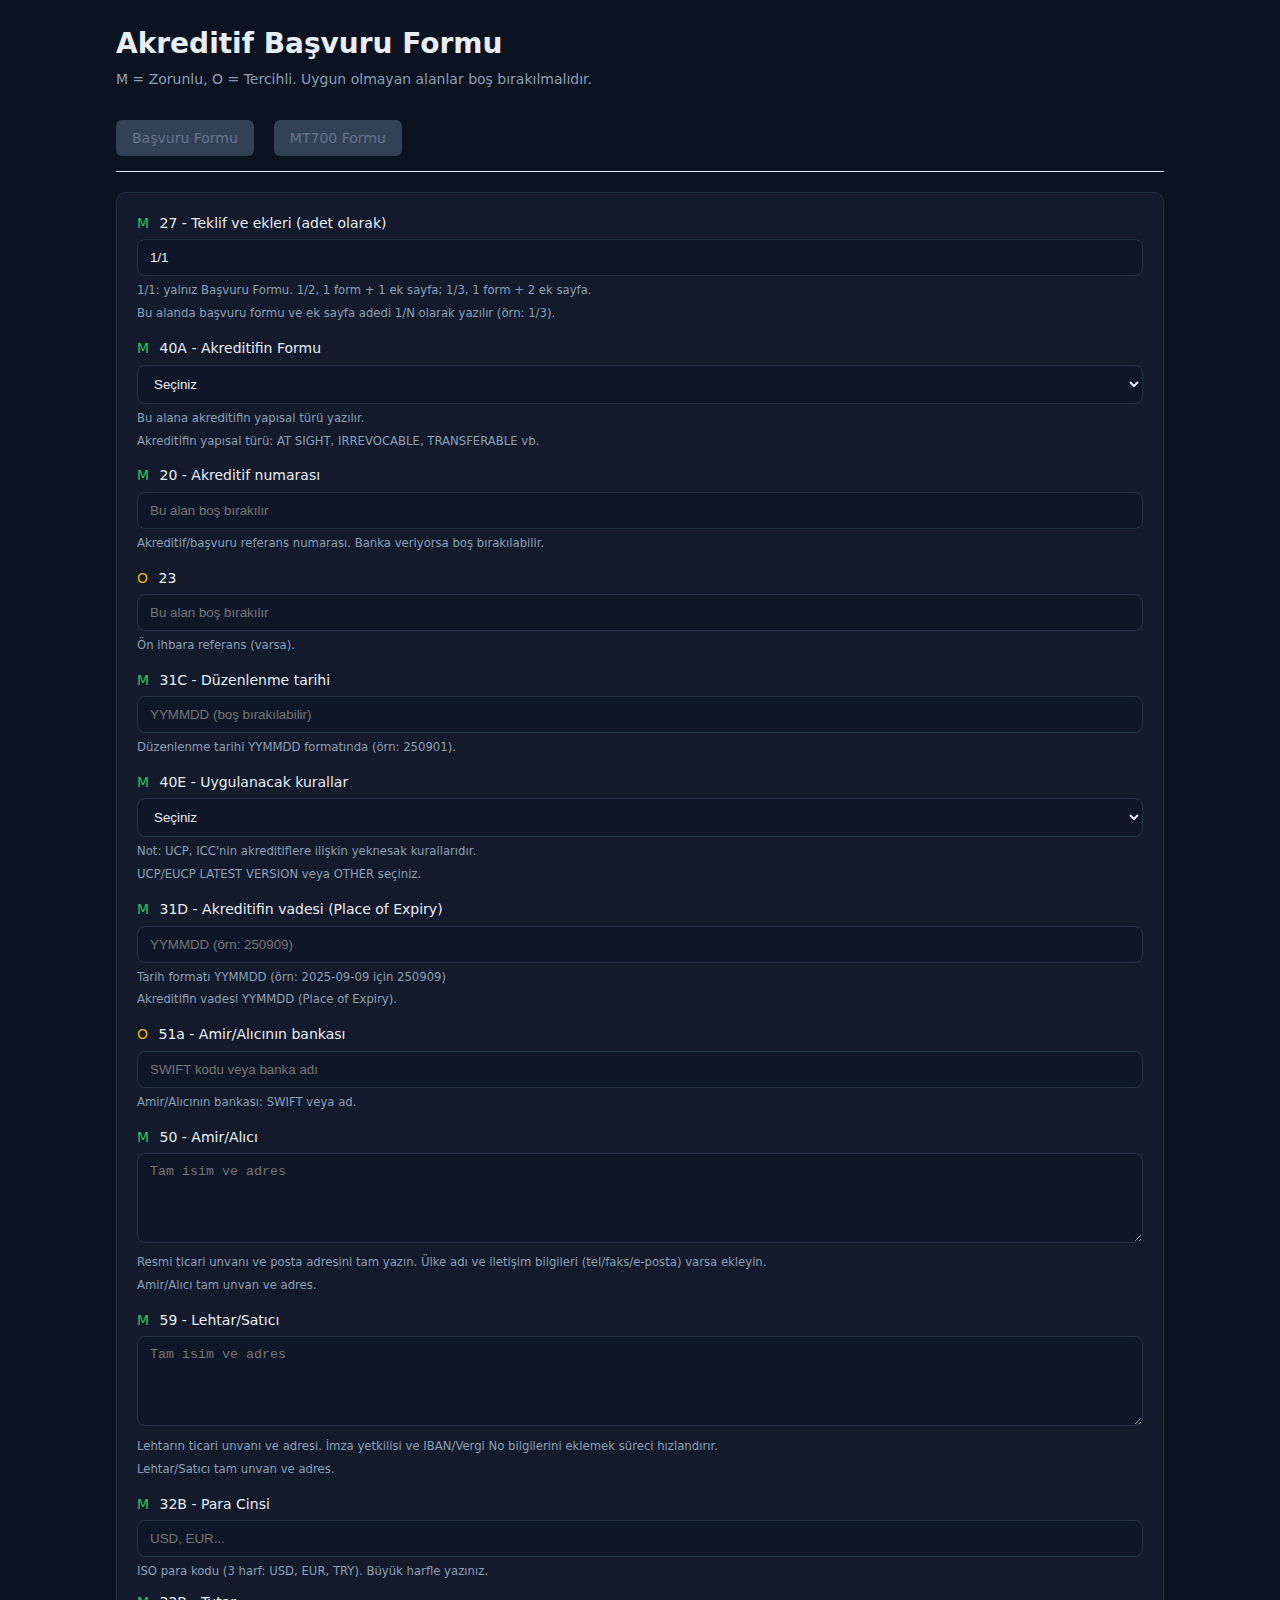
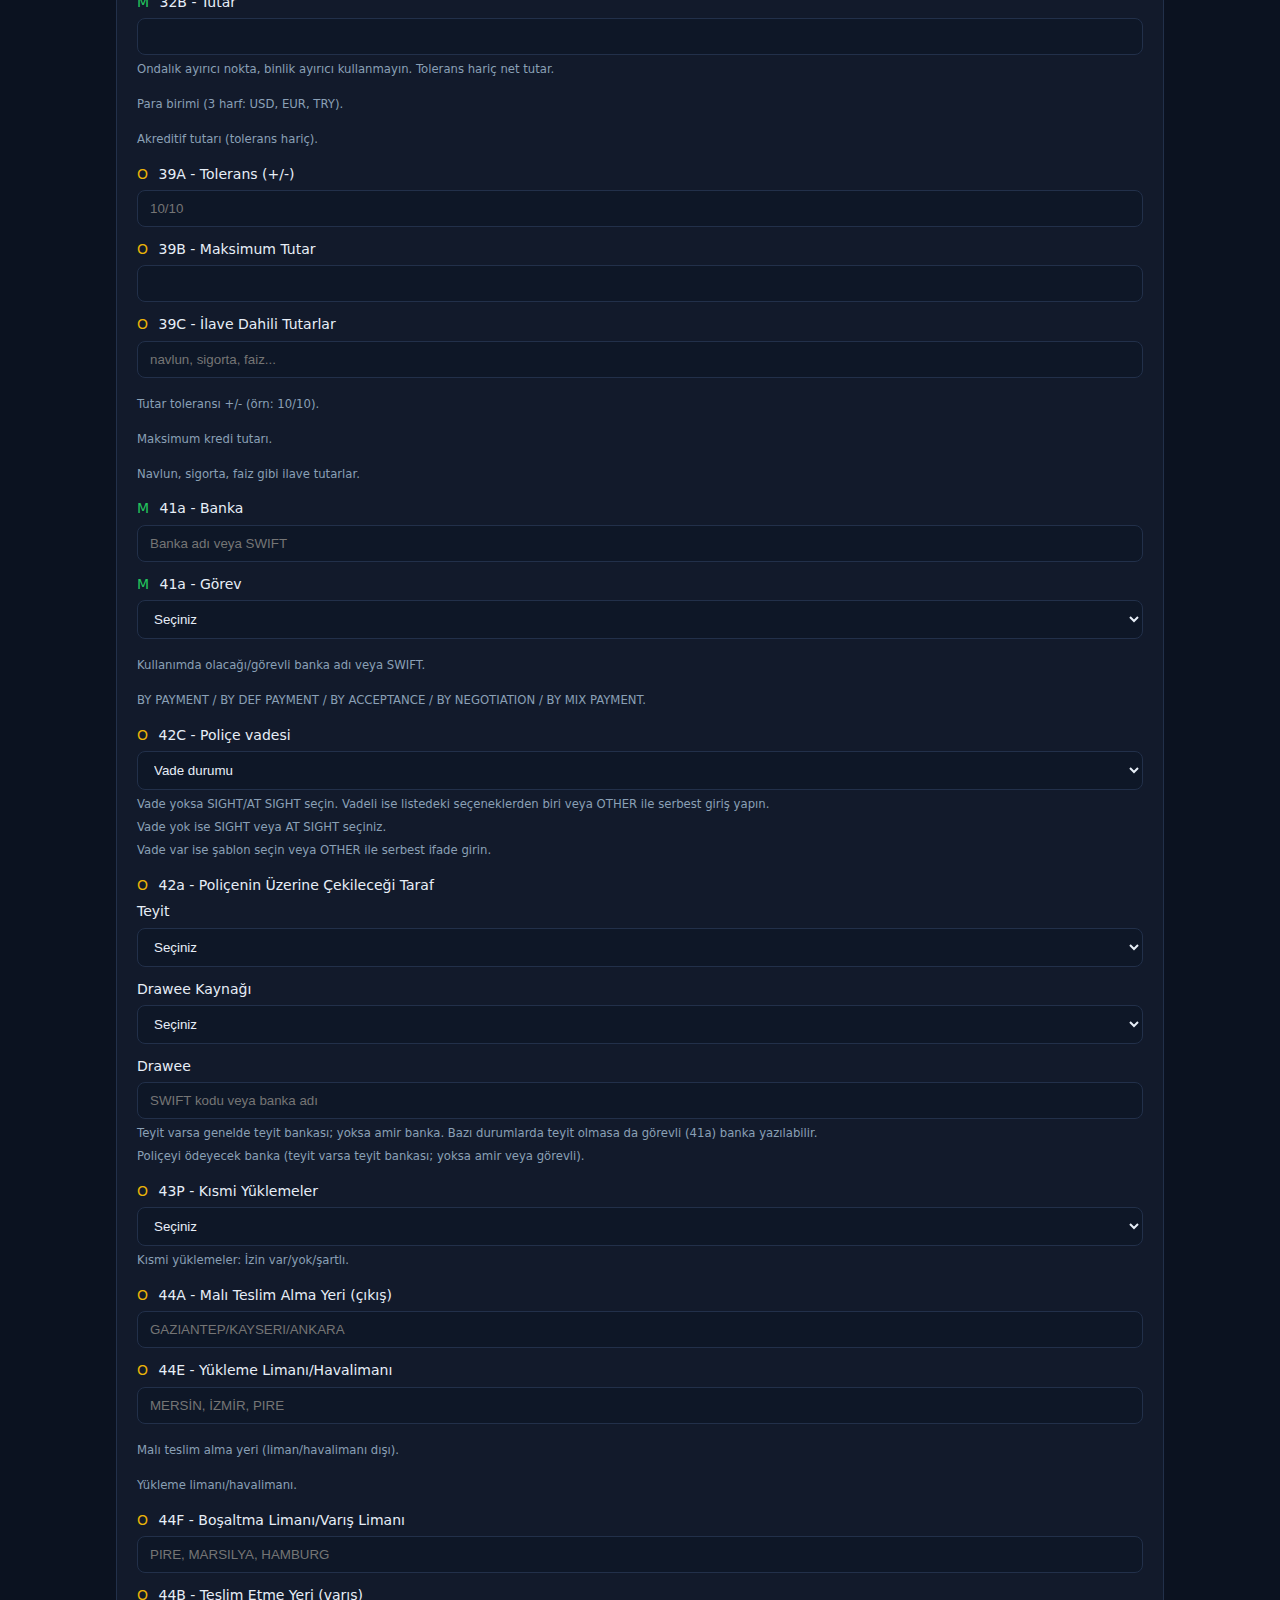
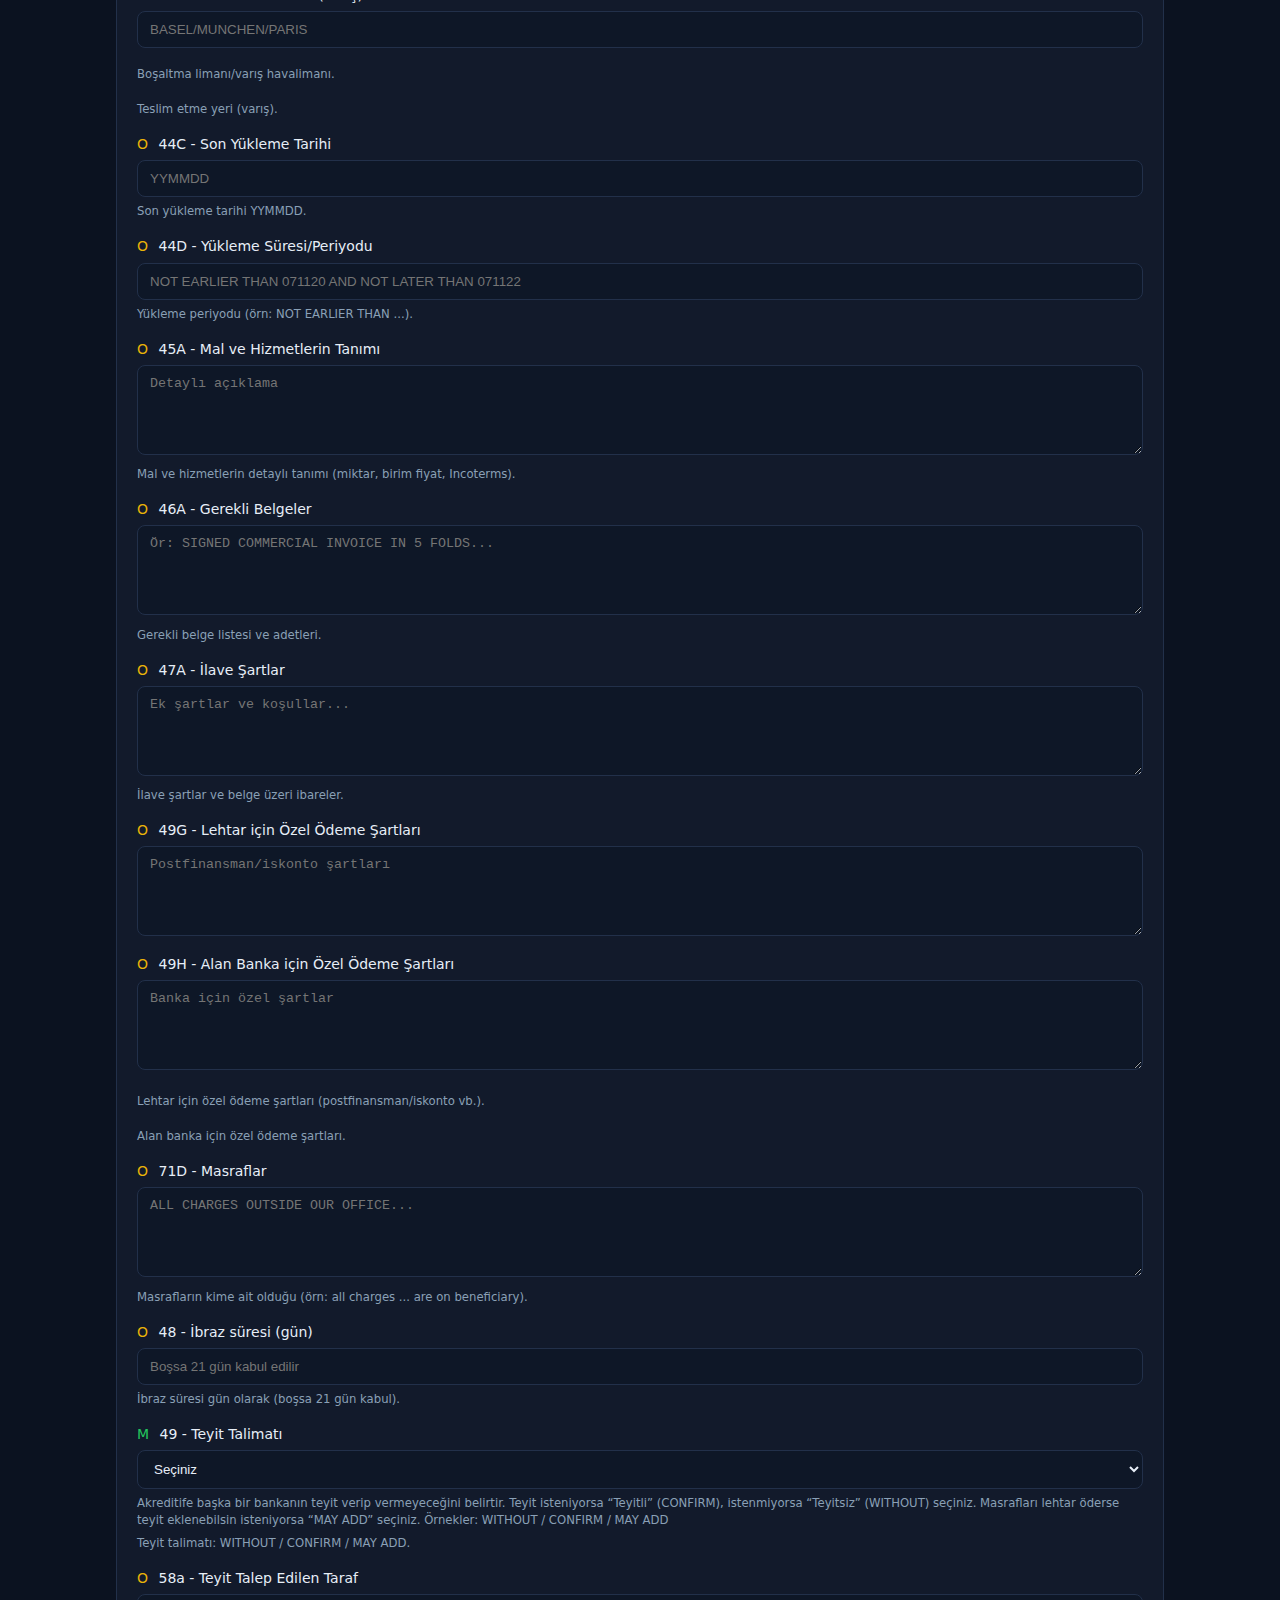
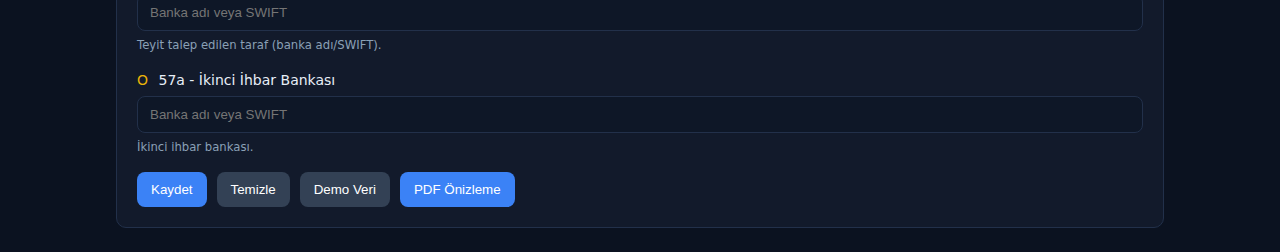
<file: index.html>
<!DOCTYPE html>
<html lang="tr">
<head>
  <meta charset="UTF-8" />
  <meta name="viewport" content="width=device-width, initial-scale=1.0" />
  <title>Akreditif Başvuru Formu</title>
  <link rel="stylesheet" href="styles.css" />
</head>
<body>
  <main class="container">
    <header class="page-header">
      <h1>Akreditif Başvuru Formu</h1>
      <p class="hint">M = Zorunlu, O = Tercihli. Uygun olmayan alanlar boş bırakılmalıdır.</p>
      <nav class="topnav">
        <a href="index.html">Başvuru Formu</a>
        <a href="mt700.html">MT700 Formu</a>
      </nav>
    </header>

    <form id="lcForm" novalidate>
      <!-- 27 - Teklif ve ekleri (adet olarak) [M] -->
      <section class="field-group">
        <label for="f27"><span class="req">M</span> 27 - Teklif ve ekleri (adet olarak)</label>
        <input id="f27" name="f27" type="text" inputmode="numeric" pattern="\\s*\\d+\\s*\/\\s*\\d+\\s*" value="1/1" placeholder="örn: 1/3" required />
        <small>1/1: yalnız Başvuru Formu. 1/2, 1 form + 1 ek sayfa; 1/3, 1 form + 2 ek sayfa.</small>
      </section>

      <!-- 27 - Ek Sayfalar Ayrımı (MT701 ve diğer ekler) -->
      <section id="sec27" class="field-group hidden">
        <label>27 - Ek Sayfalar</label>
        <div id="attachmentsList"></div>
        <div class="grid-3">
          <select id="attRelated">
            <option value="45A">45A - Mal Tanımı</option>
            <option value="46A">46A - Gerekli Belgeler</option>
            <option value="47A">47A - İlave Şartlar</option>
            <option value="OTHER">Diğer/Proforma</option>
          </select>
          <input id="attTitle" type="text" placeholder="Ek başlığı veya kısa açıklama" />
          <button type="button" id="addAttachment">Ek Ekle</button>
        </div>
        <small>1/1'den farklı ise burada ek sayfaları listeleyin. Her ek sayfa için ayrı dosya yükleyin (PDF/Word/Excel/Görsel/TXT).</small>
        <input type="hidden" id="f27_list" name="f27_list" />
      </section>

      <!-- 40A - Akreditifin Formu [M] -->
      <section class="field-group">
        <label for="f40A"><span class="req">M</span> 40A - Akreditifin Formu</label>
        <select id="f40A" name="f40A" required>
          <option value="">Seçiniz</option>
          <option>AT SIGHT</option>
          <option>IRREVOCABLE</option>
          <option>TRANSFERABLE</option>
          <option>STANDBY</option>
          <option>BACK TO BACK</option>
          <option>REVOLVING</option>
          <option>ACCEPTANCE</option>
          <option>DEFERRED PAYMENT</option>
          <option>RED-CLAUSE</option>
        </select>
        <small>Bu alana akreditifin yapısal türü yazılır.</small>
      </section>

      <!-- 20 - Akreditif numarası [M but left blank] -->
      <section class="field-group">
        <label for="f20"><span class="req">M</span> 20 - Akreditif numarası</label>
        <input id="f20" name="f20" type="text" placeholder="Bu alan boş bırakılır" />
      </section>

      <!-- 23 - (Boş) [O] -->
      <section class="field-group">
        <label for="f23"><span class="opt">O</span> 23</label>
        <input id="f23" name="f23" type="text" placeholder="Bu alan boş bırakılır" />
      </section>

      <!-- 31C - Düzenlenme tarihi [M but left blank] -->
      <section class="field-group">
        <label for="f31C"><span class="req">M</span> 31C - Düzenlenme tarihi</label>
        <input id="f31C" name="f31C" type="text" inputmode="numeric" pattern="\\d{6}" placeholder="YYMMDD (boş bırakılabilir)" />
      </section>

      <!-- 40E - Uygulanacak kurallar [M] -->
      <section class="field-group">
        <label for="f40E"><span class="req">M</span> 40E - Uygulanacak kurallar</label>
        <select id="f40E" name="f40E" required>
          <option value="">Seçiniz</option>
          <option>UCP LATEST VERSION</option>
          <option>EUCP LATEST VERSION</option>
          <option value="OTHER">OTHER</option>
        </select>
        <input id="f40E_other" name="f40E_other" type="text" class="hidden" placeholder="Diğer kuralı yazınız" />
        <small>Not: UCP, ICC'nin akreditiflere ilişkin yeknesak kurallarıdır.</small>
      </section>

      <!-- 31D - Akreditifin vadesi [M] -->
      <section class="field-group">
        <label for="f31D"><span class="req">M</span> 31D - Akreditifin vadesi (Place of Expiry)</label>
        <input id="f31D" name="f31D" type="text" inputmode="numeric" pattern="\\d{6}" placeholder="YYMMDD (örn: 250909)" required />
        <small>Tarih formatı YYMMDD (örn: 2025-09-09 için 250909)</small>
      </section>

      <!-- 51a - Amir/Alıcının bankası [O] -->
      <section class="field-group">
        <label for="f51a"><span class="opt">O</span> 51a - Amir/Alıcının bankası</label>
        <input id="f51a" name="f51a" type="text" placeholder="SWIFT kodu veya banka adı" />
      </section>

      <!-- 50 - Amir/Alıcı [M] -->
      <section class="field-group">
        <label for="f50"><span class="req">M</span> 50 - Amir/Alıcı</label>
        <textarea id="f50" name="f50" required placeholder="Tam isim ve adres"></textarea>
        <small>Resmi ticari unvanı ve posta adresini tam yazın. Ülke adı ve iletişim bilgileri (tel/faks/e-posta) varsa ekleyin.</small>
      </section>

      <!-- 59 - Lehtar/Satıcı [M] -->
      <section class="field-group">
        <label for="f59"><span class="req">M</span> 59 - Lehtar/Satıcı</label>
        <textarea id="f59" name="f59" required placeholder="Tam isim ve adres"></textarea>
        <small>Lehtarın ticari unvanı ve adresi. İmza yetkilisi ve IBAN/Vergi No bilgilerini eklemek süreci hızlandırır.</small>
      </section>

      <!-- 32B - Para Cinsi ve Tutarı [M] -->
      <section class="grid-2 field-group">
        <div>
          <label for="f32B_ccy"><span class="req">M</span> 32B - Para Cinsi</label>
          <input id="f32B_ccy" name="f32B_ccy" type="text" maxlength="3" placeholder="USD, EUR..." required />
          <small>ISO para kodu (3 harf: USD, EUR, TRY). Büyük harfle yazınız.</small>
        </div>
        <div>
          <label for="f32B_amt"><span class="req">M</span> 32B - Tutar</label>
          <input id="f32B_amt" name="f32B_amt" type="number" min="0" step="0.01" required />
          <small>Ondalık ayırıcı nokta, binlik ayırıcı kullanmayın. Tolerans hariç net tutar.</small>
        </div>
      </section>

      <!-- 39A/B/C [O] -->
      <section class="grid-3 field-group">
        <div>
          <label for="f39A"><span class="opt">O</span> 39A - Tolerans (+/-)</label>
          <input id="f39A" name="f39A" type="text" placeholder="10/10" />
        </div>
        <div>
          <label for="f39B"><span class="opt">O</span> 39B - Maksimum Tutar</label>
          <input id="f39B" name="f39B" type="number" min="0" step="0.01" />
        </div>
        <div>
          <label for="f39C"><span class="opt">O</span> 39C - İlave Dahili Tutarlar</label>
          <input id="f39C" name="f39C" type="text" placeholder="navlun, sigorta, faiz..." />
        </div>
      </section>

      <!-- 41a - Kullanımda Olacağı Banka/Görev [M] -->
      <section class="grid-2 field-group">
        <div>
          <label for="f41a_bank"><span class="req">M</span> 41a - Banka</label>
          <input id="f41a_bank" name="f41a_bank" type="text" required placeholder="Banka adı veya SWIFT" />
        </div>
        <div>
          <label for="f41a_role"><span class="req">M</span> 41a - Görev</label>
          <select id="f41a_role" name="f41a_role" required>
            <option value="">Seçiniz</option>
            <option value="BY PAYMENT">BY PAYMENT (İbrazda Ödeme)</option>
            <option value="BY DEF PAYMENT">BY DEF PAYMENT (Vadeli Ödeme)</option>
            <option value="BY ACCEPTANCE">BY ACCEPTANCE (Kabul)</option>
            <option value="BY NEGOTIATION">BY NEGOTIATION (İştira)</option>
            <option value="BY MIX PAYMENT">BY MIX PAYMENT (Karışık Ödeme)</option>
          </select>
        </div>
      </section>

      <!-- 42C - Poliçe vadesi [O] -->
      <section class="field-group" data-conditional="role:BY DEF PAYMENT,role:BY ACCEPTANCE,role:BY NEGOTIATION,role:BY MIX PAYMENT">
        <label><span class="opt">O</span> 42C - Poliçe vadesi</label>
        <div class="grid-3">
          <select id="f42C_hasMaturity">
            <option value="">Vade durumu</option>
            <option value="NO">Vade yok</option>
            <option value="YES">Vade var</option>
          </select>
          <select id="f42C_select_no" class="hidden">
            <option value="">Seçiniz</option>
            <option value="SIGHT">SIGHT</option>
            <option value="AT SIGHT">AT SIGHT</option>
          </select>
          <div id="f42C_var_box" class="hidden">
            <select id="f42C_select">
              <option value="">Seçiniz</option>
              <option value="30 DAYS FROM B/L DATE">30 DAYS FROM B/L DATE</option>
              <option value="60 DAYS FROM B/L DATE">60 DAYS FROM B/L DATE</option>
              <option value="90 DAYS FROM B/L DATE">90 DAYS FROM B/L DATE</option>
              <option value="30 DAYS AFTER B/L DATE">30 DAYS AFTER B/L DATE</option>
              <option value="60 DAYS AFTER B/L DATE">60 DAYS AFTER B/L DATE</option>
              <option value="90 DAYS AFTER B/L DATE">90 DAYS AFTER B/L DATE</option>
              <option value="30 DAYS FROM INVOICE DATE">30 DAYS FROM INVOICE DATE</option>
              <option value="OTHER">OTHER</option>
            </select>
          </div>
        </div>
        <input id="f42C_other" type="text" class="hidden" placeholder="Serbest giriş: örn. 45 DAYS FROM SHIPMENT DATE" />
        <input id="f42C" name="f42C" type="hidden" />
        <small>Vade yoksa SIGHT/AT SIGHT seçin. Vadeli ise listedeki seçeneklerden biri veya OTHER ile serbest giriş yapın.</small>
      </section>

      <!-- 42a - Poliçenin Üzerine Çekileceği Taraf [O] -->
      <section class="field-group" data-conditional="role:BY DEF PAYMENT,role:BY ACCEPTANCE,role:BY NEGOTIATION,role:BY MIX PAYMENT">
        <label><span class="opt">O</span> 42a - Poliçenin Üzerine Çekileceği Taraf</label>
        <div class="grid-3">
          <div>
            <label for="f42a_confirm">Teyit</label>
            <select id="f42a_confirm" name="f42a_confirm">
              <option value="">Seçiniz</option>
              <option value="CONFIRMING">Teyit Var</option>
              <option value="NON-CONFIRMING">Teyit Yok</option>
            </select>
          </div>
          <div>
            <label for="f42a_source">Drawee Kaynağı</label>
            <select id="f42a_source">
              <option value="">Seçiniz</option>
              <option value="CONFIRMATION">Teyit Bankası (58a)</option>
              <option value="APPLICANT">Amir Banka (51a)</option>
              <option value="NOMINATED">Görevli/Nominated Banka (41a)</option>
            </select>
          </div>
          <div>
            <label for="f42a_drawee">Drawee</label>
            <input id="f42a_drawee" name="f42a_drawee" type="text" placeholder="SWIFT kodu veya banka adı" />
          </div>
        </div>
        <small>Teyit varsa genelde teyit bankası; yoksa amir banka. Bazı durumlarda teyit olmasa da görevli (41a) banka yazılabilir.</small>
      </section>

      <!-- 42M - Karışık Ödeme Detayları [O] -->
      <section id="sec42M" class="field-group hidden">
        <label><span class="opt">O</span> 42M - Karışık Ödemenin Detayları</label>
        <div id="mixList"></div>
        <div class="grid-3">
          <input id="mixPercent" type="number" min="1" max="100" step="1" placeholder="%" />
          <select id="mixType">
            <option value="BY PAYMENT">BY PAYMENT</option>
            <option value="BY DEF PAYMENT">BY DEF PAYMENT</option>
            <option value="BY ACCEPTANCE">BY ACCEPTANCE</option>
            <option value="BY NEGOTIATION">BY NEGOTIATION</option>
            <option value="RED CLAUSE">RED CLAUSE</option>
            <option value="GREEN CLAUSE">GREEN CLAUSE</option>
            <option value="IN ADVANCE">IN ADVANCE</option>
          </select>
          <button type="button" id="addMix">Satır Ekle</button>
        </div>
        <small>Örnek: %20 BY PAYMENT, %30 BY DEF PAYMENT, %40 BY ACCEPTANCE, %10 RED CLAUSE. Toplam: <b id="mixSum">0%</b></small>
        <input type="hidden" id="f42M" name="f42M" />
      </section>

      <!-- 42P - İştira/Vadeli Akreditif Detayları [O] -->
      <section id="sec42P" class="field-group hidden">
        <label for="f42P"><span class="opt">O</span> 42P - İştira/Vadeli Akreditif Detayları</label>
        <input id="f42P" name="f42P" type="text" placeholder="90 DAYS FROM BILL OF LADING DATE" />
      </section>

      <!-- 43P - Kısmi Yüklemeler [O] -->
      <section class="field-group">
        <label for="f43P"><span class="opt">O</span> 43P - Kısmi Yüklemeler</label>
        <select id="f43P" name="f43P">
          <option value="">Seçiniz</option>
          <option>İzin var</option>
          <option>İzin yok</option>
          <option>Şartlı izin var</option>
        </select>
      </section>

      <!-- 44A/44E/44F/44B [O] -->
      <section class="grid-2 field-group">
        <div>
          <label for="f44A"><span class="opt">O</span> 44A - Malı Teslim Alma Yeri (çıkış)</label>
          <input id="f44A" name="f44A" type="text" placeholder="GAZIANTEP/KAYSERI/ANKARA" />
        </div>
        <div>
          <label for="f44E"><span class="opt">O</span> 44E - Yükleme Limanı/Havalimanı</label>
          <input id="f44E" name="f44E" type="text" placeholder="MERSİN, İZMİR, PIRE" />
        </div>
      </section>
      <section class="grid-2 field-group">
        <div>
          <label for="f44F"><span class="opt">O</span> 44F - Boşaltma Limanı/Varış Limanı</label>
          <input id="f44F" name="f44F" type="text" placeholder="PIRE, MARSILYA, HAMBURG" />
        </div>
        <div>
          <label for="f44B"><span class="opt">O</span> 44B - Teslim Etme Yeri (varış)</label>
          <input id="f44B" name="f44B" type="text" placeholder="BASEL/MUNCHEN/PARIS" />
        </div>
      </section>

      <!-- 44C - Son Yükleme Tarihi [O] -->
      <section class="field-group">
        <label for="f44C"><span class="opt">O</span> 44C - Son Yükleme Tarihi</label>
        <input id="f44C" name="f44C" type="text" inputmode="numeric" pattern="\\d{6}" placeholder="YYMMDD" />
      </section>

      <!-- 44D - Yükleme Süresi [O] -->
      <section class="field-group">
        <label for="f44D"><span class="opt">O</span> 44D - Yükleme Süresi/Periyodu</label>
        <input id="f44D" name="f44D" type="text" placeholder="NOT EARLIER THAN 071120 AND NOT LATER THAN 071122" />
      </section>

      <!-- 45A - Mal ve Hizmetlerin Tanımı [O] -->
      <section class="field-group">
        <label for="f45A"><span class="opt">O</span> 45A - Mal ve Hizmetlerin Tanımı</label>
        <textarea id="f45A" name="f45A" placeholder="Detaylı açıklama"></textarea>
      </section>

      <!-- 46A - Gerekli Belgeler [O] -->
      <section class="field-group">
        <label for="f46A"><span class="opt">O</span> 46A - Gerekli Belgeler</label>
        <textarea id="f46A" name="f46A" placeholder="Ör: SIGNED COMMERCIAL INVOICE IN 5 FOLDS..."></textarea>
      </section>

      <!-- 47A - İlave Şartlar [O] -->
      <section class="field-group">
        <label for="f47A"><span class="opt">O</span> 47A - İlave Şartlar</label>
        <textarea id="f47A" name="f47A" placeholder="Ek şartlar ve koşullar..."></textarea>
      </section>

      <!-- 49G/H [O] -->
      <section class="grid-2 field-group">
        <div>
          <label for="f49G"><span class="opt">O</span> 49G - Lehtar için Özel Ödeme Şartları</label>
          <textarea id="f49G" name="f49G" placeholder="Postfinansman/iskonto şartları"></textarea>
        </div>
        <div>
          <label for="f49H"><span class="opt">O</span> 49H - Alan Banka için Özel Ödeme Şartları</label>
          <textarea id="f49H" name="f49H" placeholder="Banka için özel şartlar"></textarea>
        </div>
      </section>

      <!-- 71D - Masraflar [O] -->
      <section class="field-group">
        <label for="f71D"><span class="opt">O</span> 71D - Masraflar</label>
        <textarea id="f71D" name="f71D" placeholder="ALL CHARGES OUTSIDE OUR OFFICE..."></textarea>
      </section>

      <!-- 48 - İbraz süresi [O] -->
      <section class="field-group">
        <label for="f48"><span class="opt">O</span> 48 - İbraz süresi (gün)</label>
        <input id="f48" name="f48" type="number" min="1" step="1" placeholder="Boşsa 21 gün kabul edilir" />
      </section>

      <!-- 49 - Teyit Talimatı [M] -->
      <section class="field-group">
        <label for="f49"><span class="req">M</span> 49 - Teyit Talimatı</label>
        <select id="f49" name="f49" required>
          <option value="">Seçiniz</option>
          <option value="WITHOUT">WITHOUT</option>
          <option value="CONFIRM">CONFIRM</option>
          <option value="MAY ADD">MAY ADD</option>
        </select>
        <small>
          Akreditife başka bir bankanın teyit verip vermeyeceğini belirtir.
          Teyit isteniyorsa “Teyitli” (CONFIRM), istenmiyorsa “Teyitsiz” (WITHOUT) seçiniz.
          Masrafları lehtar öderse teyit eklenebilsin isteniyorsa “MAY ADD” seçiniz.
          Örnekler: WITHOUT / CONFIRM / MAY ADD
        </small>
      </section>

      <!-- 58a - Teyit Talep Edilen Taraf [O] -->
      <section class="field-group">
        <label for="f58a"><span class="opt">O</span> 58a - Teyit Talep Edilen Taraf</label>
        <input id="f58a" name="f58a" type="text" placeholder="Banka adı veya SWIFT" />
      </section>

      <!-- 57a - İkinci İhbar Bankası [O] -->
      <section class="field-group">
        <label for="f57a"><span class="opt">O</span> 57a - İkinci İhbar Bankası</label>
        <input id="f57a" name="f57a" type="text" placeholder="Banka adı veya SWIFT" />
      </section>

      <footer class="form-actions">
        <button type="submit">Kaydet</button>
        <button type="reset" class="secondary">Temizle</button>
        <button type="button" id="demoBtn" class="secondary">Demo Veri</button>
        <button type="button" id="pdfBtn">PDF Önizleme</button>
      </footer>
    </form>
  </main>

  <script src="script.js"></script>
  <script>
    // Enhance date inputs to accept DD.MM.YYYY and convert to YYMMDD
  </script>
</body>
</html>
</file>
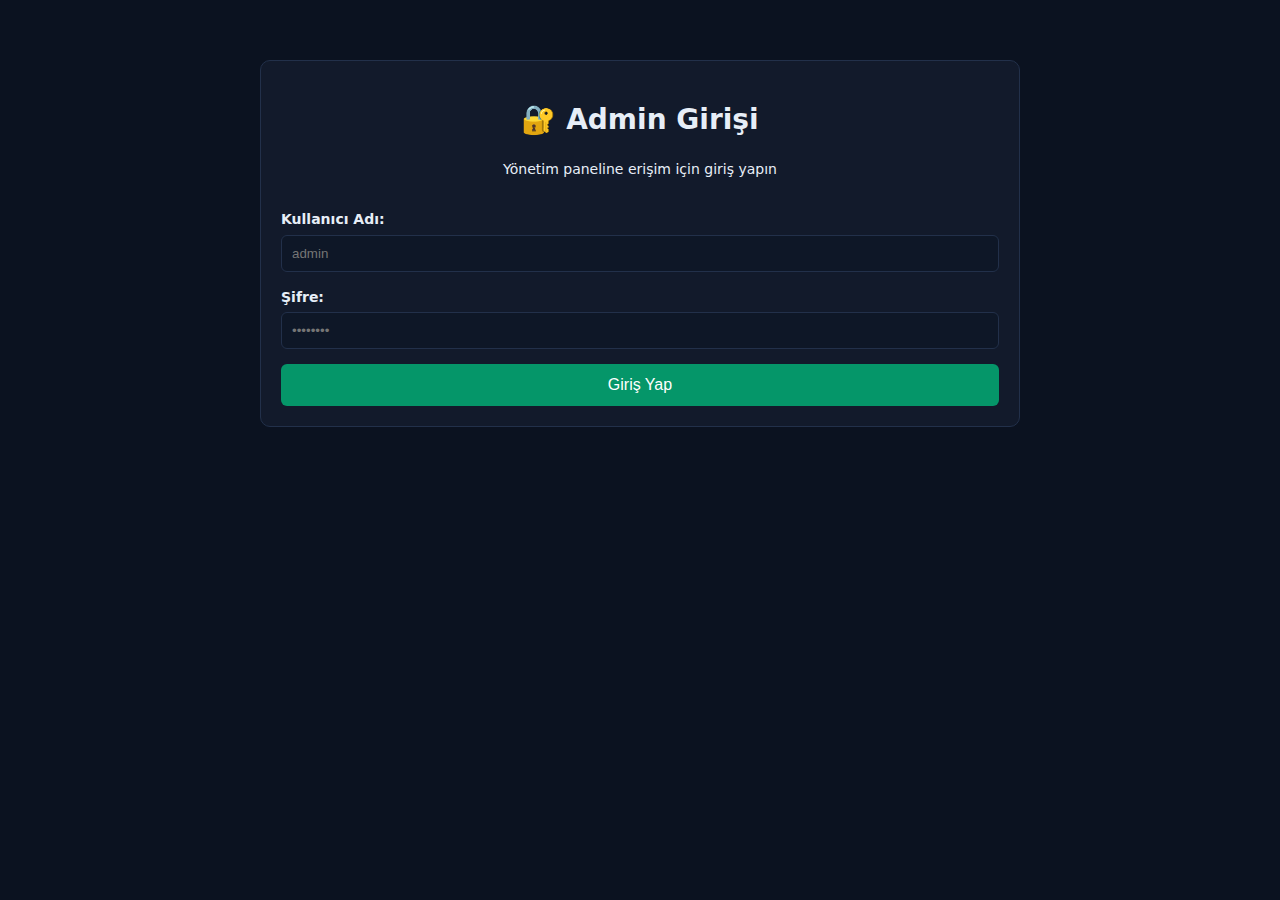
<file: admin.html>
<!DOCTYPE html>
<html lang="tr">
<head>
  <meta charset="UTF-8" />
  <meta name="viewport" content="width=device-width, initial-scale=1.0" />
  <title>Admin Panel - Akreditif Sistemi</title>
  <link rel="stylesheet" href="styles.css" />
  <style>
    .admin-container {
      max-width: 800px;
      margin: 40px auto;
      padding: 20px;
    }
    .admin-header {
      text-align: center;
      margin-bottom: 30px;
    }
    .admin-section {
      background: var(--card);
      border: 1px solid var(--border);
      border-radius: 10px;
      padding: 20px;
      margin-bottom: 20px;
    }
    .admin-section h3 {
      margin: 0 0 15px;
      color: var(--accent);
    }
    .form-group {
      margin-bottom: 15px;
    }
    .form-group label {
      display: block;
      margin-bottom: 5px;
      font-weight: 600;
    }
    .form-group input {
      width: 100%;
      padding: 10px;
      background: #0e1727;
      border: 1px solid var(--border);
      border-radius: 6px;
      color: var(--text);
    }
    .status-message {
      padding: 10px;
      border-radius: 6px;
      margin-top: 10px;
      font-size: 14px;
    }
    .status-success {
      background: #065f46;
      color: #d1fae5;
      border: 1px solid #10b981;
    }
    .status-error {
      background: #991b1b;
      color: #fecaca;
      border: 1px solid #ef4444;
    }
    .nav-links {
      display: flex;
      gap: 10px;
      margin-bottom: 20px;
    }
    .nav-links a {
      background: var(--accent);
      color: white;
      padding: 10px 15px;
      border-radius: 6px;
      text-decoration: none;
      font-weight: 500;
    }
    .nav-links a:hover {
      background: #2563eb;
    }
    .api-key-display {
      background: #1e293b;
      padding: 10px;
      border-radius: 6px;
      font-family: monospace;
      word-break: break-all;
      margin-top: 10px;
    }
  </style>
</head>
<body>
  <div class="admin-container">
    <!-- Login Form -->
    <div id="loginForm" class="admin-section">
      <div class="admin-header">
        <h1>🔐 Admin Girişi</h1>
        <p>Yönetim paneline erişim için giriş yapın</p>
      </div>
      
      <div class="form-group">
        <label for="adminUsername">Kullanıcı Adı:</label>
        <input type="text" id="adminUsername" placeholder="admin" />
      </div>
      <div class="form-group">
        <label for="adminPassword">Şifre:</label>
        <input type="password" id="adminPassword" placeholder="••••••••" />
      </div>
      <button id="loginBtn" style="background: #059669; color: white; border: none; padding: 12px 24px; border-radius: 6px; cursor: pointer; font-size: 16px; width: 100%;">Giriş Yap</button>
      <div id="loginStatus" class="status-message" style="display: none;"></div>
    </div>

    <!-- Admin Panel Content (Hidden by default) -->
    <div id="adminContent" style="display: none;">
      <div class="admin-header">
        <h1>🔧 Admin Panel</h1>
        <p>Akreditif Sistemi Yönetim Paneli</p>
        <button id="logoutBtn" style="background: #dc2626; color: white; border: none; padding: 8px 16px; border-radius: 6px; cursor: pointer; margin-top: 10px;">Çıkış Yap</button>
      </div>

      <div class="nav-links">
        <a href="index.html">Başvuru Formu</a>
        <a href="mt700.html">MT700 Formu</a>
        <a href="admin.html">Admin Panel</a>
      </div>

    <div class="admin-section">
      <h3>🔑 OpenAI API Key Yönetimi</h3>
      <div class="form-group">
        <label for="adminApiKey">OpenAI API Key:</label>
        <input type="password" id="adminApiKey" placeholder="sk-..." />
      </div>
      <button id="saveAdminApiKey" style="background: #059669; color: white; border: none; padding: 10px 20px; border-radius: 6px; cursor: pointer; margin-right: 10px;">API Key Kaydet</button>
      <button id="testApiKey" style="background: #0ea5e9; color: white; border: none; padding: 10px 20px; border-radius: 6px; cursor: pointer;">API Key Test Et</button>
      <div id="apiKeyStatus" class="status-message" style="display: none;"></div>
      
      <div id="currentApiKey" style="margin-top: 15px;">
        <strong>Mevcut API Key:</strong>
        <div class="api-key-display" id="apiKeyDisplay">Yükleniyor...</div>
      </div>
    </div>

    <div class="admin-section">
      <h3>📊 Sistem Durumu</h3>
      <div class="form-group">
        <label>Sistem Bilgileri:</label>
        <div style="background: #1e293b; padding: 15px; border-radius: 6px; font-family: monospace; font-size: 12px;">
          <div>✅ Başvuru Formu: Aktif</div>
          <div>✅ MT700 Formu: Aktif</div>
          <div>✅ AI Kontrol Sistemi: <span id="aiStatus">Kontrol Ediliyor...</span></div>
          <div>✅ PDF Export: Aktif</div>
          <div>✅ Senkronizasyon: Aktif</div>
        </div>
      </div>
    </div>

    <div class="admin-section">
      <h3>📋 Kullanım İstatistikleri</h3>
      <div class="form-group">
        <label>Son Kullanım:</label>
        <div style="background: #1e293b; padding: 15px; border-radius: 6px; font-family: monospace; font-size: 12px;">
          <div>Son AI Kontrol: <span id="lastAiCheck">-</span></div>
          <div>Toplam Form Doldurma: <span id="totalForms">-</span></div>
          <div>Son PDF Export: <span id="lastPdfExport">-</span></div>
        </div>
      </div>
    </div>

    <div class="admin-section">
      <h3>🛠️ Sistem Araçları</h3>
      <div style="display: flex; gap: 10px; flex-wrap: wrap;">
        <button id="clearAllData" style="background: #dc2626; color: white; border: none; padding: 10px 15px; border-radius: 6px; cursor: pointer;">Tüm Verileri Temizle</button>
        <button id="exportSettings" style="background: #7c3aed; color: white; border: none; padding: 10px 15px; border-radius: 6px; cursor: pointer;">Ayarları Dışa Aktar</button>
        <button id="importSettings" style="background: #059669; color: white; border: none; padding: 10px 15px; border-radius: 6px; cursor: pointer;">Ayarları İçe Aktar</button>
      </div>
    </div>
    </div>
  </div>

  <script>
    // Admin Panel JavaScript
    document.addEventListener('DOMContentLoaded', function() {
      // Login elements
      const loginForm = document.getElementById('loginForm');
      const adminContent = document.getElementById('adminContent');
      const adminUsername = document.getElementById('adminUsername');
      const adminPassword = document.getElementById('adminPassword');
      const loginBtn = document.getElementById('loginBtn');
      const loginStatus = document.getElementById('loginStatus');
      const logoutBtn = document.getElementById('logoutBtn');

      // Admin credentials (in production, these should be stored securely)
      const ADMIN_CREDENTIALS = {
        username: 'admin',
        password: '12345'
      };

      // Check if user is already logged in
      function checkLoginStatus() {
        const isLoggedIn = localStorage.getItem('admin_logged_in') === 'true';
        if (isLoggedIn) {
          showAdminPanel();
        } else {
          showLoginForm();
        }
      }

      // Show login form
      function showLoginForm() {
        loginForm.style.display = 'block';
        adminContent.style.display = 'none';
        adminUsername.value = '';
        adminPassword.value = '';
      }

      // Show admin panel
      function showAdminPanel() {
        loginForm.style.display = 'none';
        adminContent.style.display = 'block';
        loadCurrentApiKey();
        updateStats();
      }

      // Login function
      function login() {
        const username = adminUsername.value.trim();
        const password = adminPassword.value.trim();

        if (!username || !password) {
          showLoginStatus('Kullanıcı adı ve şifre gerekli!', 'error');
          return;
        }

        if (username === ADMIN_CREDENTIALS.username && password === ADMIN_CREDENTIALS.password) {
          localStorage.setItem('admin_logged_in', 'true');
          showLoginStatus('✅ Giriş başarılı!', 'success');
          setTimeout(() => {
            showAdminPanel();
          }, 1000);
        } else {
          showLoginStatus('❌ Kullanıcı adı veya şifre hatalı!', 'error');
        }
      }

      // Logout function
      function logout() {
        localStorage.removeItem('admin_logged_in');
        showLoginForm();
      }

      // Show login status
      function showLoginStatus(message, type) {
        loginStatus.textContent = message;
        loginStatus.className = `status-message status-${type}`;
        loginStatus.style.display = 'block';
        
        setTimeout(() => {
          loginStatus.style.display = 'none';
        }, 3000);
      }

      // Event listeners
      loginBtn.addEventListener('click', login);
      logoutBtn.addEventListener('click', logout);
      
      // Enter key support for login
      adminPassword.addEventListener('keypress', function(e) {
        if (e.key === 'Enter') {
          login();
        }
      });

      // Admin Panel elements (only accessible after login)
      const adminApiKeyInput = document.getElementById('adminApiKey');
      const saveAdminApiKeyBtn = document.getElementById('saveAdminApiKey');
      const testApiKeyBtn = document.getElementById('testApiKey');
      const apiKeyStatus = document.getElementById('apiKeyStatus');
      const apiKeyDisplay = document.getElementById('apiKeyDisplay');
      const aiStatus = document.getElementById('aiStatus');
      const lastAiCheck = document.getElementById('lastAiCheck');
      const totalForms = document.getElementById('totalForms');
      const lastPdfExport = document.getElementById('lastPdfExport');
      const clearAllDataBtn = document.getElementById('clearAllData');
      const exportSettingsBtn = document.getElementById('exportSettings');
      const importSettingsBtn = document.getElementById('importSettings');

      // Load current API key
      function loadCurrentApiKey() {
        const savedApiKey = localStorage.getItem('openai_api_key');
        if (savedApiKey) {
          adminApiKeyInput.value = savedApiKey;
          apiKeyDisplay.textContent = savedApiKey.substring(0, 20) + '...';
        } else {
          apiKeyDisplay.textContent = 'API Key kaydedilmemiş';
        }
      }

      // Save API key
      saveAdminApiKeyBtn.addEventListener('click', function() {
        const apiKey = adminApiKeyInput.value.trim();
        if (!apiKey) {
          showStatus('API Key boş olamaz!', 'error');
          return;
        }
        
        if (!apiKey.startsWith('sk-')) {
          showStatus('Geçersiz API Key formatı!', 'error');
          return;
        }

        localStorage.setItem('openai_api_key', apiKey);
        showStatus('✅ API Key başarıyla kaydedildi!', 'success');
        loadCurrentApiKey();
      });

      // Test API key
      testApiKeyBtn.addEventListener('click', async function() {
        const apiKey = adminApiKeyInput.value.trim();
        if (!apiKey) {
          showStatus('Önce API Key girin!', 'error');
          return;
        }

        showStatus('API Key test ediliyor...', 'success');
        
        try {
          const response = await fetch('https://api.openai.com/v1/models', {
            headers: {
              'Authorization': `Bearer ${apiKey}`
            }
          });

          if (response.ok) {
            showStatus('✅ API Key geçerli ve çalışıyor!', 'success');
            aiStatus.textContent = 'Aktif';
          } else {
            showStatus('❌ API Key geçersiz!', 'error');
            aiStatus.textContent = 'Hatalı';
          }
        } catch (error) {
          showStatus('❌ API Key test edilemedi: ' + error.message, 'error');
          aiStatus.textContent = 'Hatalı';
        }
      });

      // Clear all data
      clearAllDataBtn.addEventListener('click', function() {
        if (confirm('Tüm verileri temizlemek istediğinizden emin misiniz? Bu işlem geri alınamaz!')) {
          localStorage.clear();
          showStatus('✅ Tüm veriler temizlendi!', 'success');
          loadCurrentApiKey();
          updateStats();
        }
      });

      // Export settings
      exportSettingsBtn.addEventListener('click', function() {
        const settings = {
          apiKey: localStorage.getItem('openai_api_key'),
          timestamp: new Date().toISOString()
        };
        
        const blob = new Blob([JSON.stringify(settings, null, 2)], { type: 'application/json' });
        const url = URL.createObjectURL(blob);
        const a = document.createElement('a');
        a.href = url;
        a.download = 'akreditif-settings.json';
        a.click();
        URL.revokeObjectURL(url);
        
        showStatus('✅ Ayarlar dışa aktarıldı!', 'success');
      });

      // Import settings
      importSettingsBtn.addEventListener('click', function() {
        const input = document.createElement('input');
        input.type = 'file';
        input.accept = '.json';
        input.onchange = function(e) {
          const file = e.target.files[0];
          if (file) {
            const reader = new FileReader();
            reader.onload = function(e) {
              try {
                const settings = JSON.parse(e.target.result);
                if (settings.apiKey) {
                  localStorage.setItem('openai_api_key', settings.apiKey);
                  showStatus('✅ Ayarlar başarıyla içe aktarıldı!', 'success');
                  loadCurrentApiKey();
                } else {
                  showStatus('❌ Geçersiz ayar dosyası!', 'error');
                }
              } catch (error) {
                showStatus('❌ Dosya okunamadı: ' + error.message, 'error');
              }
            };
            reader.readAsText(file);
          }
        };
        input.click();
      });

      // Show status message
      function showStatus(message, type) {
        apiKeyStatus.textContent = message;
        apiKeyStatus.className = `status-message status-${type}`;
        apiKeyStatus.style.display = 'block';
        
        setTimeout(() => {
          apiKeyStatus.style.display = 'none';
        }, 5000);
      }

      // Update statistics
      function updateStats() {
        const lastAiCheckTime = localStorage.getItem('last_ai_check');
        const totalFormsCount = localStorage.getItem('total_forms') || '0';
        const lastPdfExportTime = localStorage.getItem('last_pdf_export');

        lastAiCheck.textContent = lastAiCheckTime ? new Date(lastAiCheckTime).toLocaleString('tr-TR') : '-';
        totalForms.textContent = totalFormsCount;
        lastPdfExport.textContent = lastPdfExportTime ? new Date(lastPdfExportTime).toLocaleString('tr-TR') : '-';
      }

      // Initialize
      checkLoginStatus();
    });
  </script>
</body>
</html>
</file>
<file: styles.css>
:root{
  --bg:#0b1220;
  --card:#121a2b;
  --muted:#8aa0b6;
  --text:#e7eef7;
  --accent:#3b82f6;
  --danger:#ef4444;
  --border:#22304a;
}
*{box-sizing:border-box}
body{margin:0;background:var(--bg);color:var(--text);font:14px/1.45 system-ui,-apple-system,Segoe UI,Roboto,Helvetica,Arial,sans-serif}
.container{max-width:1080px;margin:24px auto;padding:0 16px}
.page-header h1{margin:0 0 4px;font-weight:700}
.page-header .hint{margin:0 0 16px;color:var(--muted)}

form{background:var(--card);border:1px solid var(--border);border-radius:10px;padding:20px}
.field-group{margin-bottom:16px}
label{display:block;margin:0 0 6px}
input[type=text],input[type=number],textarea,select{width:100%;padding:10px 12px;background:#0e1727;border:1px solid var(--border);border-radius:8px;color:var(--text)}
textarea{min-height:90px;resize:vertical}
small{display:block;color:var(--muted);margin-top:6px}
.req{color:#22c55e;margin-right:6px}
.opt{color:#eab308;margin-right:6px}
.grid-2{display:grid;grid-template-columns:1fr;gap:12px}
.grid-3{display:grid;grid-template-columns:1fr;gap:12px}
.form-actions{display:flex;gap:10px;margin-top:8px}
button{background:var(--accent);border:0;color:#fff;padding:10px 14px;border-radius:8px;cursor:pointer}
button.secondary{background:#334155}
.error{color:var(--danger);font-size:12px;margin-top:6px}
.error-msg{display:flex;align-items:flex-start;gap:6px;color:var(--danger);font-size:12px;margin-top:6px}
.error-msg:before{content:"⚠";display:inline-block}
input.invalid, textarea.invalid, select.invalid{border-color:var(--danger);outline:0}
/* 51a field should never show validation errors */
#f51a, #mt51a{border-color:var(--border) !important}
#f51a:invalid, #mt51a:invalid{border-color:var(--border) !important}
.warn-msg{display:flex;align-items:flex-start;gap:6px;color:#eab308;font-size:12px;margin-top:6px}
.warn-msg:before{content:"⚠";display:inline-block}
.hidden{display:none}
#mixList{display:flex;flex-direction:column;gap:6px;margin-bottom:8px}
.pill{background:#17253e;border:1px solid var(--border);padding:6px 10px;border-radius:999px;display:inline-flex;align-items:center;gap:8px}
.pill button{background:#ef4444}
.pill.warn{border-color:#eab308}
/* attachments */
#attachmentsList{display:flex;flex-direction:column;gap:6px;margin:8px 0}
.attachment{display:flex;align-items:center;gap:8px;background:#17253e;border:1px solid var(--border);padding:6px 10px;border-radius:8px}
.attachment .tag{background:#0e1727;border:1px solid var(--border);padding:2px 8px;border-radius:999px;color:var(--muted)}
.attachment input[type=file]{background:transparent;border:0;padding:0;color:var(--text)}
.attachment .spacer{flex:1}
.files{display:flex;flex-wrap:wrap;gap:6px;margin-top:6px}
.file-pill{background:#0e1727;border:1px solid var(--border);padding:4px 8px;border-radius:999px;display:inline-flex;gap:8px;align-items:center}
.file-pill a{color:var(--text);text-decoration:none}
.file-pill button{background:#ef4444}

/* top nav */
.topnav{display:flex;gap:12px;margin:8px 0 16px}
.topnav a{color:#fff;background:#334155;padding:6px 10px;border-radius:6px;text-decoration:none}

@media (max-width:720px){
  .grid-2,.grid-3{grid-template-columns:1fr}
}

.ai-check {
  background: linear-gradient(135deg, #667eea 0%, #764ba2 100%);
  color: white;
  border: none;
  padding: 12px 20px;
  border-radius: 8px;
  font-weight: 600;
  cursor: pointer;
  transition: all 0.3s ease;
}

.ai-check:hover {
  transform: translateY(-2px);
  box-shadow: 0 8px 25px rgba(102, 126, 234, 0.3);
}

.ai-check:disabled {
  background: #9ca3af;
  cursor: not-allowed;
  transform: none;
  box-shadow: none;
}

.ai-result {
  margin-top: 20px;
  padding: 15px;
  border-radius: 8px;
  border-left: 4px solid #10b981;
  background: #f0fdf4;
  color: #065f46;
}

.ai-error {
  border-left-color: #ef4444;
  background: #fef2f2;
  color: #991b1b;
}

.ai-warning {
  border-left-color: #f59e0b;
  background: #fffbeb;
  color: #92400e;
}

/* Top Navigation */
.topnav {
  display: flex;
  gap: 20px;
  margin-bottom: 20px;
  padding: 15px 0;
  border-bottom: 1px solid #e2e8f0;
}

.topnav a {
  color: #64748b;
  text-decoration: none;
  padding: 8px 16px;
  border-radius: 6px;
  transition: all 0.2s;
}

.topnav a:hover {
  background: #f1f5f9;
  color: #1e293b;
}

.topnav a.active {
  background: #3b82f6;
  color: white;
}

.topnav a.admin-link {
  background: #dc2626;
  color: white;
  font-weight: bold;
}

.topnav a.admin-link:hover {
  background: #b91c1c;
  color: white;
}

/* Checkbox groups */
.checkbox-group {
  display: flex;
  flex-wrap: wrap;
  gap: 12px;
  margin: 8px 0;
}

.checkbox-group label {
  display: flex;
  align-items: center;
  gap: 6px;
  font-weight: normal;
  cursor: pointer;
  padding: 4px 8px;
  border-radius: 4px;
  transition: background-color 0.2s;
}

.checkbox-group label:hover {
  background-color: #f1f5f9;
}

.checkbox-group input[type="checkbox"] {
  margin: 0;
  width: auto;
}
</file>
